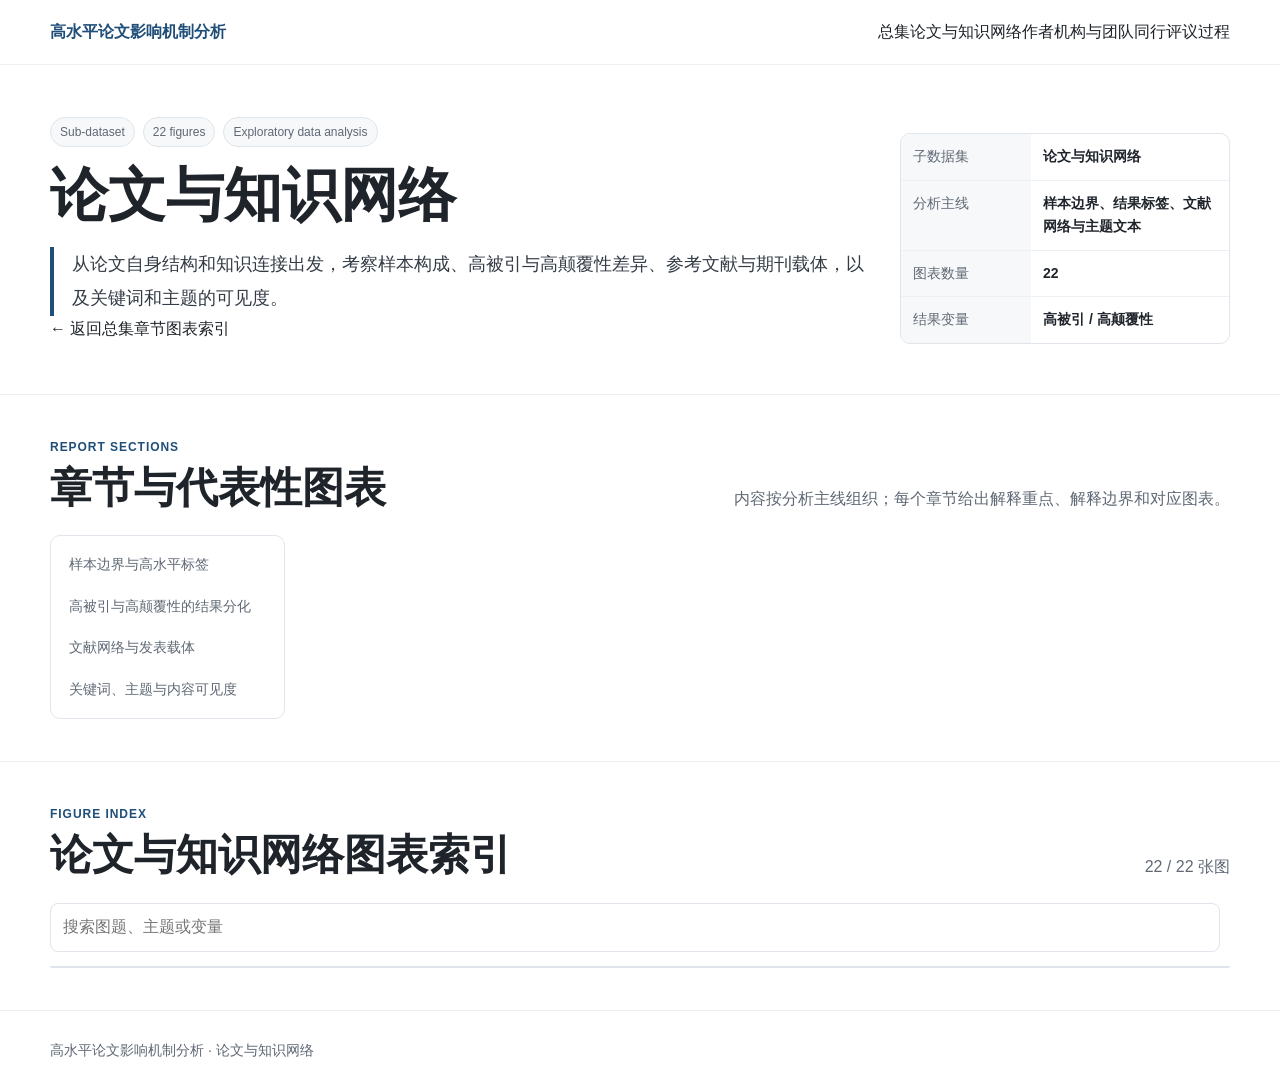
<file: paper-network.html>
<!doctype html>
<html lang="zh-CN">
<head>
<meta charset="utf-8">
<meta name="viewport" content="width=device-width, initial-scale=1">
<link rel="stylesheet" href="assets/site.css">
<title>论文与知识网络｜高水平论文影响机制分析</title>
<meta name="description" content="从论文自身结构和知识连接出发，考察样本构成、高被引与高颠覆性差异、参考文献与期刊载体，以及关键词和主题的可见度。">
</head>
<body>
<header class="header"><div class="shell nav"><a class="brand" href="index.html">高水平论文影响机制分析</a><nav class="navlinks"><a href="index.html">总集</a><a href="paper-network.html" aria-current="page">论文与知识网络</a><a href="reputation-team.html">作者机构与团队</a><a href="peer-review.html">同行评议过程</a></nav></div></header>
<main id="top">
  <section class="hero"><div class="shell abstract-grid"><div>
    <div class="tags"><span class="tag">Sub-dataset</span><span class="tag">22 figures</span><span class="tag">Exploratory data analysis</span></div>
    <h1>论文与知识网络</h1>
    <p class="abstract">从论文自身结构和知识连接出发，考察样本构成、高被引与高颠覆性差异、参考文献与期刊载体，以及关键词和主题的可见度。</p>
    <div class="page-nav"><a href="index.html">← 返回总集</a><a href="#results">章节</a><a href="#figures">图表索引</a></div>
  </div><dl class="key-table">
    <div><dt>子数据集</dt><dd>论文与知识网络</dd></div>
    <div><dt>分析主线</dt><dd>样本边界、结果标签、文献网络与主题文本</dd></div>
    <div><dt>图表数量</dt><dd>22</dd></div>
    <div><dt>结果变量</dt><dd>高被引 / 高颠覆性</dd></div>
  </dl></div></section>

  <section id="results" class="section"><div class="shell"><div class="section-head"><div><div class="kicker">Report sections</div><h2>章节与代表性图表</h2></div><p>内容按分析主线组织；每个章节给出解释重点、解释边界和对应图表。</p></div>
    <div class="layout"><aside class="toc"><a href="#sample">样本边界与高水平标签</a><a href="#outcomes">高被引与高颠覆性的结果分化</a><a href="#network">文献网络与发表载体</a><a href="#topics">关键词、主题与内容可见度</a></aside><div id="chapters"></div></div>
  </div></section>

  <section id="figures" class="section"><div class="shell"><div class="section-head"><div><div class="kicker">Figure index</div><h2>论文与知识网络图表索引</h2></div><p id="figureCount">22 / 22 张图</p></div>
    <div class="tools"><input id="search" class="search" placeholder="搜索图题、主题或变量"><div id="chips" class="chips"></div></div>
    <div id="figureTable" class="figure-table"></div>
  </div></section>
</main>
<footer class="footer"><div class="shell">高水平论文影响机制分析 · 论文与知识网络</div></footer>
<div id="lightbox" class="lightbox" aria-hidden="true"><div class="lightbox-panel"><div class="lightbox-image"><img id="lightboxImg" alt=""></div><aside class="lightbox-info"><button class="close" data-close>关闭</button><div id="lightboxMeta" style="margin-top:14px;color:var(--blue);font-weight:800"></div><h3 id="lightboxTitle"></h3><p id="lightboxCaption" style="color:var(--muted)"></p></aside></div></div>
<script src="assets/figures.js"></script>
<script>window.PAGE_CONFIG={"figureIds":[1,2,3,4,5,6,7,8,9,10,11,15,20,21,22,23,24,25,26,27,28,30],"sections":[{"id":"sample","number":"一","title":"样本边界与高水平标签","summary":"先明确年份、来源、学科与文章类型的样本结构，再解释标准化被引和颠覆性标签。","focus":"样本量在年份和平台上并不均匀；Top10 标签受引用累积窗口影响。","boundary":"2025 年为未完整观测年份，所有高水平标签都需要结合年份、领域和平台解释。","figureIds":[1,2,3,4,5,6]},{"id":"outcomes","number":"二","title":"高被引与高颠覆性的结果分化","summary":"高被引反映累计认可与可见度，高颠覆性更接近知识结构改变。","focus":"两类结果的单调相关很弱，ECDF 与相关分析均支持分别建模。","boundary":"高被引标签不能替代颠覆性标签，也不能由单一连续指标概括全部高水平表现。","figureIds":[7,24,25,26,27]},{"id":"network","number":"三","title":"文献网络与发表载体","summary":"参考文献规模、期刊影响因子与论文进入高引用区间的概率存在系统关联。","focus":"较大的文献网络和较高的发表载体声誉通常对应更高引用可见度。","boundary":"这些变量是关联信号，不应被解释为高被引或高水平的充分条件。","figureIds":[8,9,10,11,15,28,30]},{"id":"topics","number":"四","title":"关键词、主题与内容可见度","summary":"主题频次、关键词热度与共现关系刻画论文进入研究脉络和被检索的方式。","focus":"方法评估相关词形成明显内容簇，一些关键词具有跨主题连接作用。","boundary":"词频与共现反映文本表征和主题结构，不直接等于论文质量或因果影响。","figureIds":[20,21,22,23]}]};</script>
<script src="assets/site.js"></script>
</body>
</html>
</file>
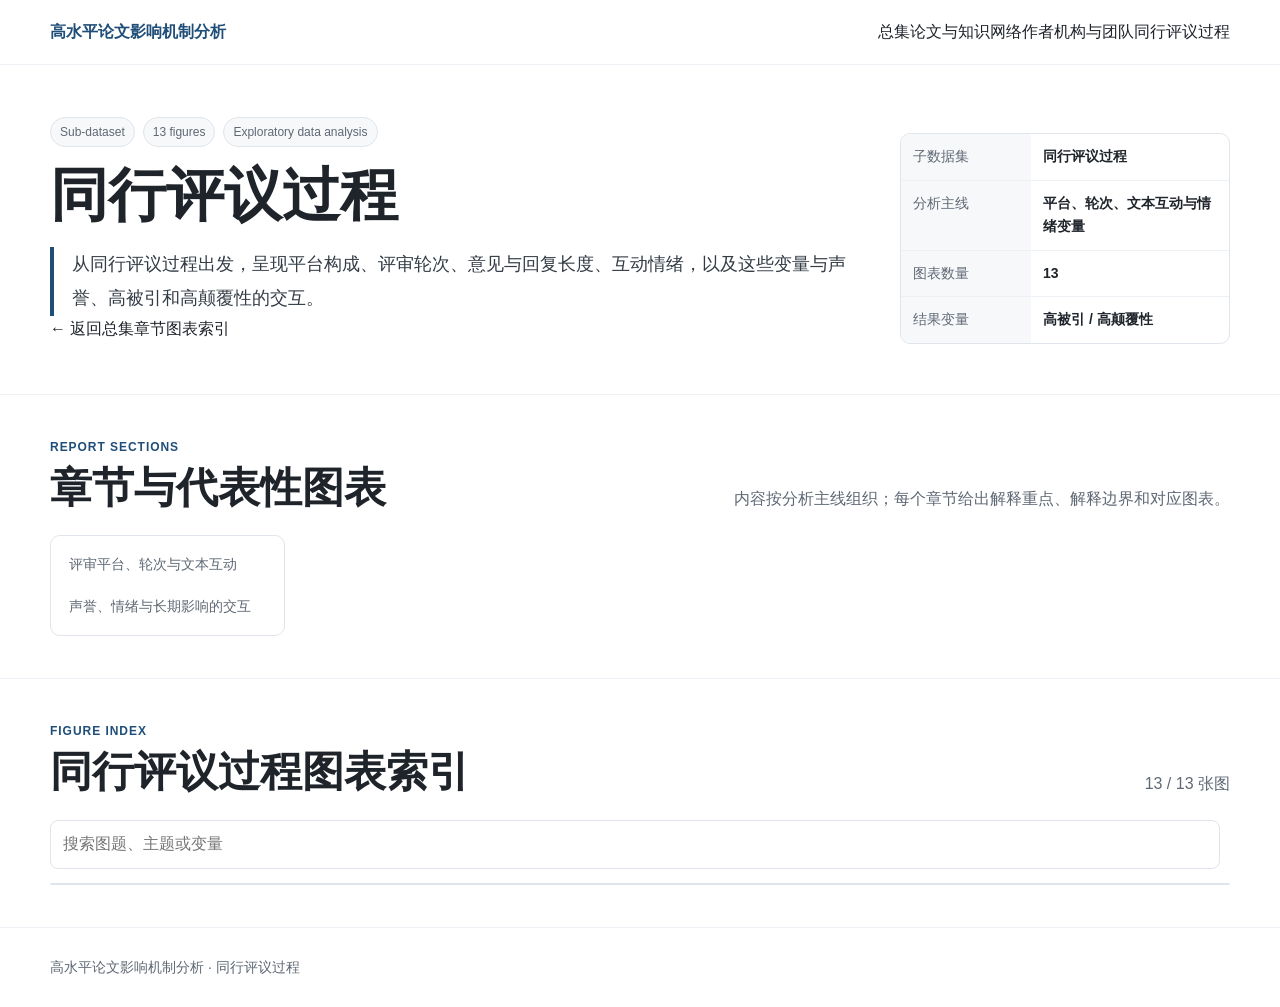
<file: peer-review.html>
<!doctype html>
<html lang="zh-CN">
<head>
<meta charset="utf-8">
<meta name="viewport" content="width=device-width, initial-scale=1">
<link rel="stylesheet" href="assets/site.css">
<title>同行评议过程｜高水平论文影响机制分析</title>
<meta name="description" content="从同行评议过程出发，呈现平台构成、评审轮次、意见与回复长度、互动情绪，以及这些变量与声誉、高被引和高颠覆性的交互。">
</head>
<body>
<header class="header"><div class="shell nav"><a class="brand" href="index.html">高水平论文影响机制分析</a><nav class="navlinks"><a href="index.html">总集</a><a href="paper-network.html">论文与知识网络</a><a href="reputation-team.html">作者机构与团队</a><a href="peer-review.html" aria-current="page">同行评议过程</a></nav></div></header>
<main id="top">
  <section class="hero"><div class="shell abstract-grid"><div>
    <div class="tags"><span class="tag">Sub-dataset</span><span class="tag">13 figures</span><span class="tag">Exploratory data analysis</span></div>
    <h1>同行评议过程</h1>
    <p class="abstract">从同行评议过程出发，呈现平台构成、评审轮次、意见与回复长度、互动情绪，以及这些变量与声誉、高被引和高颠覆性的交互。</p>
    <div class="page-nav"><a href="index.html">← 返回总集</a><a href="#results">章节</a><a href="#figures">图表索引</a></div>
  </div><dl class="key-table">
    <div><dt>子数据集</dt><dd>同行评议过程</dd></div>
    <div><dt>分析主线</dt><dd>平台、轮次、文本互动与情绪变量</dd></div>
    <div><dt>图表数量</dt><dd>13</dd></div>
    <div><dt>结果变量</dt><dd>高被引 / 高颠覆性</dd></div>
  </dl></div></section>

  <section id="results" class="section"><div class="shell"><div class="section-head"><div><div class="kicker">Report sections</div><h2>章节与代表性图表</h2></div><p>内容按分析主线组织；每个章节给出解释重点、解释边界和对应图表。</p></div>
    <div class="layout"><aside class="toc"><a href="#process">评审平台、轮次与文本互动</a><a href="#interaction">声誉、情绪与长期影响的交互</a></aside><div id="chapters"></div></div>
  </div></section>

  <section id="figures" class="section"><div class="shell"><div class="section-head"><div><div class="kicker">Figure index</div><h2>同行评议过程图表索引</h2></div><p id="figureCount">13 / 13 张图</p></div>
    <div class="tools"><input id="search" class="search" placeholder="搜索图题、主题或变量"><div id="chips" class="chips"></div></div>
    <div id="figureTable" class="figure-table"></div>
  </div></section>
</main>
<footer class="footer"><div class="shell">高水平论文影响机制分析 · 同行评议过程</div></footer>
<div id="lightbox" class="lightbox" aria-hidden="true"><div class="lightbox-panel"><div class="lightbox-image"><img id="lightboxImg" alt=""></div><aside class="lightbox-info"><button class="close" data-close>关闭</button><div id="lightboxMeta" style="margin-top:14px;color:var(--blue);font-weight:800"></div><h3 id="lightboxTitle"></h3><p id="lightboxCaption" style="color:var(--muted)"></p></aside></div></div>
<script src="assets/figures.js"></script>
<script>window.PAGE_CONFIG={"figureIds":[12,13,14,29,39,40,41,42,43,44,45,46,47],"sections":[{"id":"process","number":"一","title":"评审平台、轮次与文本互动","summary":"平台来源、评审轮次、意见长度和回复长度刻画评审过程的互动规模。","focus":"第一轮文本最长，后续轮次逐渐聚焦；意见长度与回复长度存在明显耦合。","boundary":"评审轮次或文本长度不是单调质量指标，可能同时反映复杂性、争议和平台规范。","figureIds":[12,13,14,29,43,44,45,46,47]},{"id":"interaction","number":"二","title":"声誉、情绪与长期影响的交互","summary":"比较第一轮情绪和意见长度在不同声誉组中的高被引与高颠覆性差异。","focus":"高声誉组在高被引结果上整体占优，高颠覆性则更常集中于低声誉组。","boundary":"情绪和文本长度不宜直接解释为论文质量，需要与声誉、平台、领域和年份共同建模。","figureIds":[39,40,41,42]}]};</script>
<script src="assets/site.js"></script>
</body>
</html>
</file>
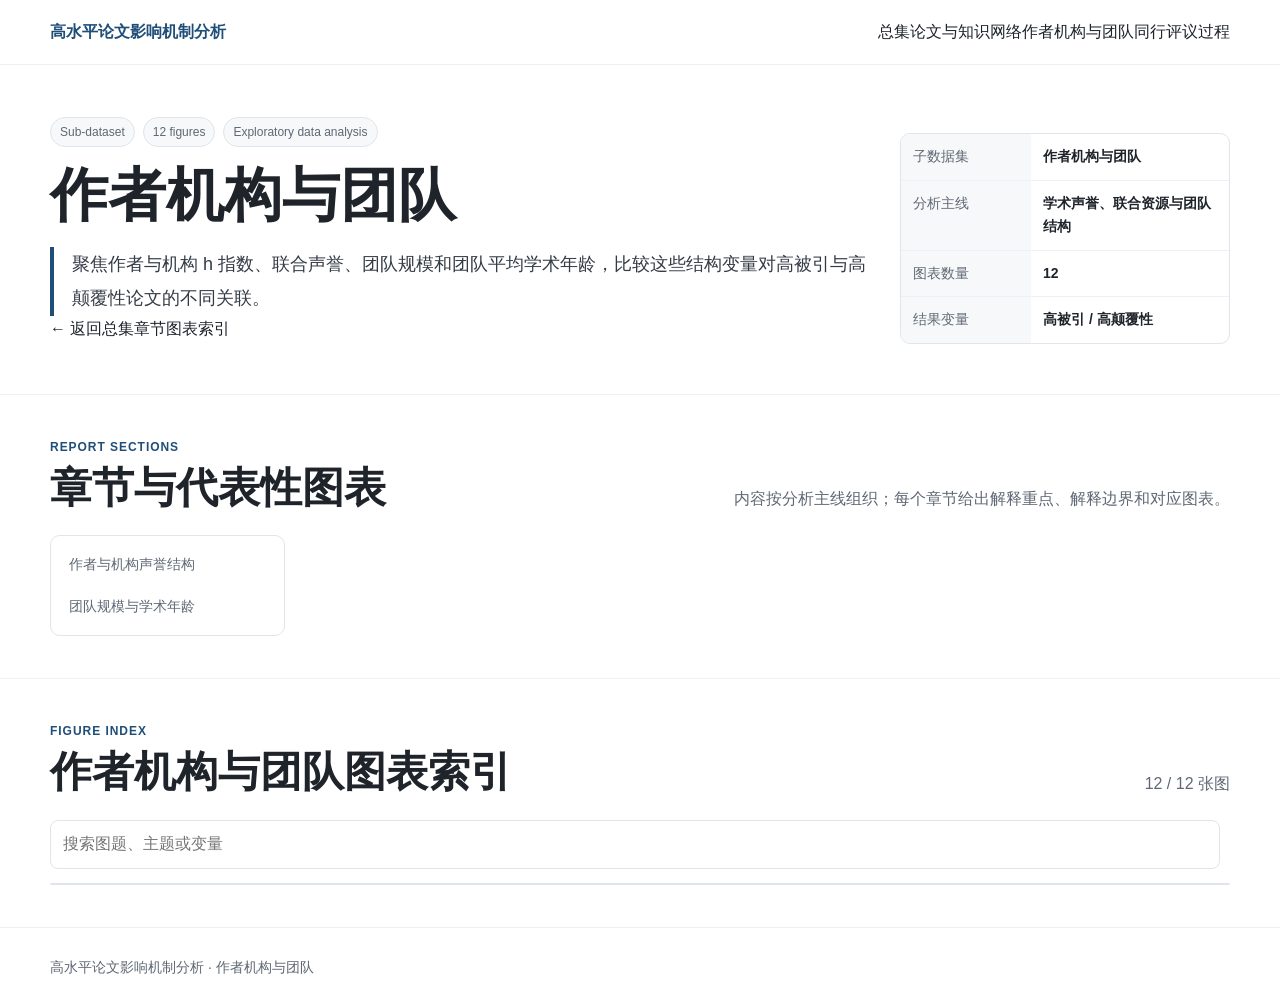
<file: reputation-team.html>
<!doctype html>
<html lang="zh-CN">
<head>
<meta charset="utf-8">
<meta name="viewport" content="width=device-width, initial-scale=1">
<link rel="stylesheet" href="assets/site.css">
<title>作者机构与团队｜高水平论文影响机制分析</title>
<meta name="description" content="聚焦作者与机构 h 指数、联合声誉、团队规模和团队平均学术年龄，比较这些结构变量对高被引与高颠覆性论文的不同关联。">
</head>
<body>
<header class="header"><div class="shell nav"><a class="brand" href="index.html">高水平论文影响机制分析</a><nav class="navlinks"><a href="index.html">总集</a><a href="paper-network.html">论文与知识网络</a><a href="reputation-team.html" aria-current="page">作者机构与团队</a><a href="peer-review.html">同行评议过程</a></nav></div></header>
<main id="top">
  <section class="hero"><div class="shell abstract-grid"><div>
    <div class="tags"><span class="tag">Sub-dataset</span><span class="tag">12 figures</span><span class="tag">Exploratory data analysis</span></div>
    <h1>作者机构与团队</h1>
    <p class="abstract">聚焦作者与机构 h 指数、联合声誉、团队规模和团队平均学术年龄，比较这些结构变量对高被引与高颠覆性论文的不同关联。</p>
    <div class="page-nav"><a href="index.html">← 返回总集</a><a href="#results">章节</a><a href="#figures">图表索引</a></div>
  </div><dl class="key-table">
    <div><dt>子数据集</dt><dd>作者机构与团队</dd></div>
    <div><dt>分析主线</dt><dd>学术声誉、联合资源与团队结构</dd></div>
    <div><dt>图表数量</dt><dd>12</dd></div>
    <div><dt>结果变量</dt><dd>高被引 / 高颠覆性</dd></div>
  </dl></div></section>

  <section id="results" class="section"><div class="shell"><div class="section-head"><div><div class="kicker">Report sections</div><h2>章节与代表性图表</h2></div><p>内容按分析主线组织；每个章节给出解释重点、解释边界和对应图表。</p></div>
    <div class="layout"><aside class="toc"><a href="#reputation">作者与机构声誉结构</a><a href="#team">团队规模与学术年龄</a></aside><div id="chapters"></div></div>
  </div></section>

  <section id="figures" class="section"><div class="shell"><div class="section-head"><div><div class="kicker">Figure index</div><h2>作者机构与团队图表索引</h2></div><p id="figureCount">12 / 12 张图</p></div>
    <div class="tools"><input id="search" class="search" placeholder="搜索图题、主题或变量"><div id="chips" class="chips"></div></div>
    <div id="figureTable" class="figure-table"></div>
  </div></section>
</main>
<footer class="footer"><div class="shell">高水平论文影响机制分析 · 作者机构与团队</div></footer>
<div id="lightbox" class="lightbox" aria-hidden="true"><div class="lightbox-panel"><div class="lightbox-image"><img id="lightboxImg" alt=""></div><aside class="lightbox-info"><button class="close" data-close>关闭</button><div id="lightboxMeta" style="margin-top:14px;color:var(--blue);font-weight:800"></div><h3 id="lightboxTitle"></h3><p id="lightboxCaption" style="color:var(--muted)"></p></aside></div></div>
<script src="assets/figures.js"></script>
<script>window.PAGE_CONFIG={"figureIds":[16,17,18,19,31,32,33,34,35,36,37,38],"sections":[{"id":"reputation","number":"一","title":"作者与机构声誉结构","summary":"作者和机构 h 指数刻画累计学术资源、可见度与既有网络位置。","focus":"高被引比例整体随作者和机构声誉分位提高而上升，联合高声誉更为明显。","boundary":"h 指数同时包含学术积累、领域差异和职业年龄信息，不能作为纯粹能力指标。","figureIds":[17,18,19,32,34,35,37]},{"id":"team","number":"二","title":"团队规模与学术年龄","summary":"团队规模和平均学术年龄展示协作资源、经验结构与探索路径的差异。","focus":"大团队和较高学术年龄更接近高被引，小团队和较年轻结构更接近高颠覆性。","boundary":"团队变量与领域、任务复杂度及平台结构高度相关，需要在模型中联合控制。","figureIds":[16,31,33,36,38]}]};</script>
<script src="assets/site.js"></script>
</body>
</html>
</file>
<file: assets/site.css>
:root{--bg:#fff;--paper:#fff;--tint:#f7f8fa;--line:#dfe5eb;--line2:#edf1f5;--text:#1f242b;--muted:#5f6874;--blue:#1f4e79;--teal:#3e6f5a;--orange:#9a6428;--shadow:0 12px 35px rgba(31,78,121,.08)}*{box-sizing:border-box}html{scroll-behavior:smooth}body{margin:0;color:var(--text);background:var(--bg);font-family:-apple-system,BlinkMacSystemFont,"Segoe UI","Noto Sans SC","Microsoft YaHei",sans-serif;line-height:1.68}a{text-decoration:none;color:inherit}.shell{width:min(1180px,calc(100vw - 40px));margin:auto}.narrow{width:min(980px,calc(100vw - 40px));margin:auto}.header{position:sticky;top:0;z-index:20;background:rgba(255,255,255,.96);border-bottom:1px solid var(--line2);backdrop-filter:blur(8px)}.nav{min-height:64px;display:flex;justify-content:space-between;align-items:center;gap:18px}.brand{font-weight:750;color:var(--blue);white-space:nowrap}.dataset-nav{display:flex;gap:4px;flex-wrap:wrap;justify-content:flex-end}.dataset-nav a{font-size:14px;color:var(--muted);padding:8px 11px;border-radius:6px}.dataset-nav a:hover,.dataset-nav a.active{background:var(--tint);color:var(--blue);font-weight:700}.hero{padding:52px 0 34px;border-bottom:1px solid var(--line2)}.tags{display:flex;gap:8px;flex-wrap:wrap;margin-bottom:16px}.tag{border:1px solid var(--line);background:var(--tint);border-radius:999px;padding:4px 9px;font-size:12px;color:var(--muted)}h1,h2,h3{font-family:Georgia,"Times New Roman","Noto Serif SC",serif}h1{font-size:clamp(34px,5vw,58px);line-height:1.14;margin:0 0 18px}.abstract-grid{display:grid;grid-template-columns:minmax(0,1fr) 330px;gap:30px;align-items:start}.abstract{font-size:18px;line-height:1.9;color:#333b45;border-left:4px solid var(--blue);padding-left:18px;margin:0}.key-table{border:1px solid var(--line);border-radius:10px;overflow:hidden}.key-table div{display:grid;grid-template-columns:130px 1fr;border-bottom:1px solid var(--line2)}.key-table div:last-child{border-bottom:0}.key-table dt,.key-table dd{margin:0;padding:11px 12px;font-size:14px}.key-table dt{background:var(--tint);color:var(--muted)}.key-table dd{font-weight:700}.section{padding:42px 0;border-bottom:1px solid var(--line2)}.section-head{display:flex;justify-content:space-between;align-items:end;gap:24px;margin-bottom:22px}.kicker{font-size:12px;letter-spacing:.08em;text-transform:uppercase;color:var(--blue);font-weight:800}h2{font-size:clamp(26px,3.5vw,42px);margin:6px 0 0;line-height:1.2}.section-head p{max-width:590px;margin:0;color:var(--muted)}.cards{display:grid;grid-template-columns:repeat(4,1fr);gap:12px}.card{border:1px solid var(--line);background:#fff;border-radius:10px;padding:16px}.card .no{font-weight:800;color:var(--blue);font-size:13px}.card h3{font-size:18px;line-height:1.35;margin:12px 0 8px}.card p{font-size:14px;color:var(--muted);margin:0}.focus{border:1px solid var(--line);background:linear-gradient(135deg,#fff,var(--tint));border-radius:10px;padding:20px;display:grid;grid-template-columns:1fr auto;gap:22px;align-items:center}.focus p{font-size:17px;margin:0}.model-strip{display:grid;grid-template-columns:repeat(2,minmax(0,1fr));gap:10px}.model-item{min-width:220px;border-left:3px solid var(--teal);padding:8px 12px;background:#fff}.model-item strong,.model-item span{display:block}.model-item span{font-size:13px;color:var(--muted)}.layout{display:grid;grid-template-columns:235px 1fr;gap:26px}.toc{position:sticky;top:82px;border:1px solid var(--line);border-radius:10px;background:#fff;padding:8px;align-self:start}.toc a{display:block;padding:9px 10px;border-radius:6px;color:var(--muted);font-size:14px}.toc a:hover{background:var(--tint);color:var(--blue)}.chapter{border:1px solid var(--line);border-radius:10px;background:#fff;margin-bottom:22px;overflow:hidden;scroll-margin-top:86px}.chapter-head{display:grid;grid-template-columns:76px 1fr;border-bottom:1px solid var(--line2)}.chapter-num{background:var(--tint);color:var(--blue);font-weight:800;display:flex;justify-content:center;padding-top:22px}.chapter-copy{padding:20px}.chapter-copy h3{font-size:28px;margin:0 0 8px}.chapter-copy>p{margin:0 0 14px;font-size:16px}.note-grid{display:grid;grid-template-columns:repeat(3,1fr);gap:12px}.note{background:var(--tint);border:1px solid var(--line2);border-radius:8px;padding:12px}.note strong{display:block;color:var(--blue);margin-bottom:5px}.note p{margin:0;color:var(--muted);font-size:14px}.gallery-head{padding:16px 16px 0;display:flex;align-items:center;justify-content:space-between;gap:16px}.gallery-head h4{margin:0;font-size:15px;color:var(--teal)}.gallery-head span{font-size:12px;color:var(--muted)}.mini-grid{display:grid;grid-template-columns:repeat(3,1fr);gap:12px;padding:16px}.mini{border:1px solid var(--line2);border-radius:8px;overflow:hidden;cursor:pointer;margin:0;background:#fff;transition:transform .15s ease,box-shadow .15s ease}.mini:hover{transform:translateY(-2px);box-shadow:var(--shadow)}.thumb{display:block;width:100%;aspect-ratio:4/3;background:#fff;border:0;border-bottom:1px solid var(--line2)}.mini figcaption{padding:9px 10px;font-size:13px;color:var(--muted)}.mini b{display:block;color:var(--text);margin-bottom:2px}.mini small{display:block}.tools{display:flex;gap:10px;flex-wrap:wrap;margin-bottom:14px}.search{flex:1 1 280px;border:1px solid var(--line);border-radius:8px;padding:10px 12px;font:inherit}.chips{display:flex;gap:6px;flex-wrap:wrap}.chip{border:1px solid var(--line);background:#fff;border-radius:999px;padding:7px 10px;font-size:13px;color:var(--muted);cursor:pointer}.chip.active,.chip:hover{background:var(--blue);color:#fff;border-color:var(--blue)}.figure-table{border:1px solid var(--line);border-radius:10px;overflow:hidden}.figure-row{display:grid;grid-template-columns:72px 95px 145px minmax(220px,1fr) 80px;border-bottom:1px solid var(--line2);align-items:center;background:#fff}.figure-row:last-child{border-bottom:0}.figure-row.header-row{background:var(--tint);font-weight:800;color:var(--muted)}.figure-row>div{padding:10px 12px}.figure-thumb{display:block;width:64px;aspect-ratio:4/3;background:#fff;border:1px solid var(--line2);cursor:pointer}.fig-no{color:var(--blue);font-weight:800}.fig-cat{font-size:12px;color:var(--teal)}.fig-title{font-weight:700}.open{border:1px solid var(--line);background:#fff;border-radius:6px;padding:6px 8px;color:var(--blue);cursor:pointer}.mapping-note{margin:14px 0 0;color:var(--muted);font-size:13px}.footer{padding:28px 0;color:var(--muted);font-size:14px}.lightbox{position:fixed;inset:0;background:rgba(247,248,250,.96);z-index:50;display:none;align-items:center;justify-content:center;padding:24px}.lightbox.open{display:flex}.lightbox-panel{width:min(1180px,96vw);max-height:92vh;display:grid;grid-template-columns:1fr 330px;gap:16px}.lightbox-image{border:1px solid var(--line);background:#fff;border-radius:10px;display:flex;align-items:center;justify-content:center;overflow:auto;padding:10px}.lightbox-sprite{display:block;width:min(900px,100%);height:auto;aspect-ratio:4/3;background:#fff}.lightbox-info{border:1px solid var(--line);background:#fff;border-radius:10px;padding:18px}.lightbox-info h3{font-size:24px;margin:12px 0}.lightbox-info p{color:var(--muted)}.close{border:1px solid var(--line);background:#fff;border-radius:6px;padding:8px 10px;cursor:pointer}@media(max-width:1000px){.abstract-grid,.layout,.lightbox-panel{grid-template-columns:1fr}.cards{grid-template-columns:repeat(2,1fr)}.note-grid,.mini-grid{grid-template-columns:1fr 1fr}.toc{position:relative;top:auto}.focus{grid-template-columns:1fr}.figure-row{grid-template-columns:70px 1fr 70px}.figure-row.header-row{display:none}.fig-cat{grid-column:2/3}.fig-title{grid-column:2/3}.figure-row .chapter-cell{display:none}}@media(max-width:680px){.shell,.narrow{width:min(100% - 24px,1180px)}.nav{align-items:flex-start;padding:12px 0;flex-direction:column}.dataset-nav{justify-content:flex-start}.cards,.note-grid,.mini-grid,.model-strip{grid-template-columns:1fr}h1{font-size:36px}.key-table div{grid-template-columns:110px 1fr}}
</file>
